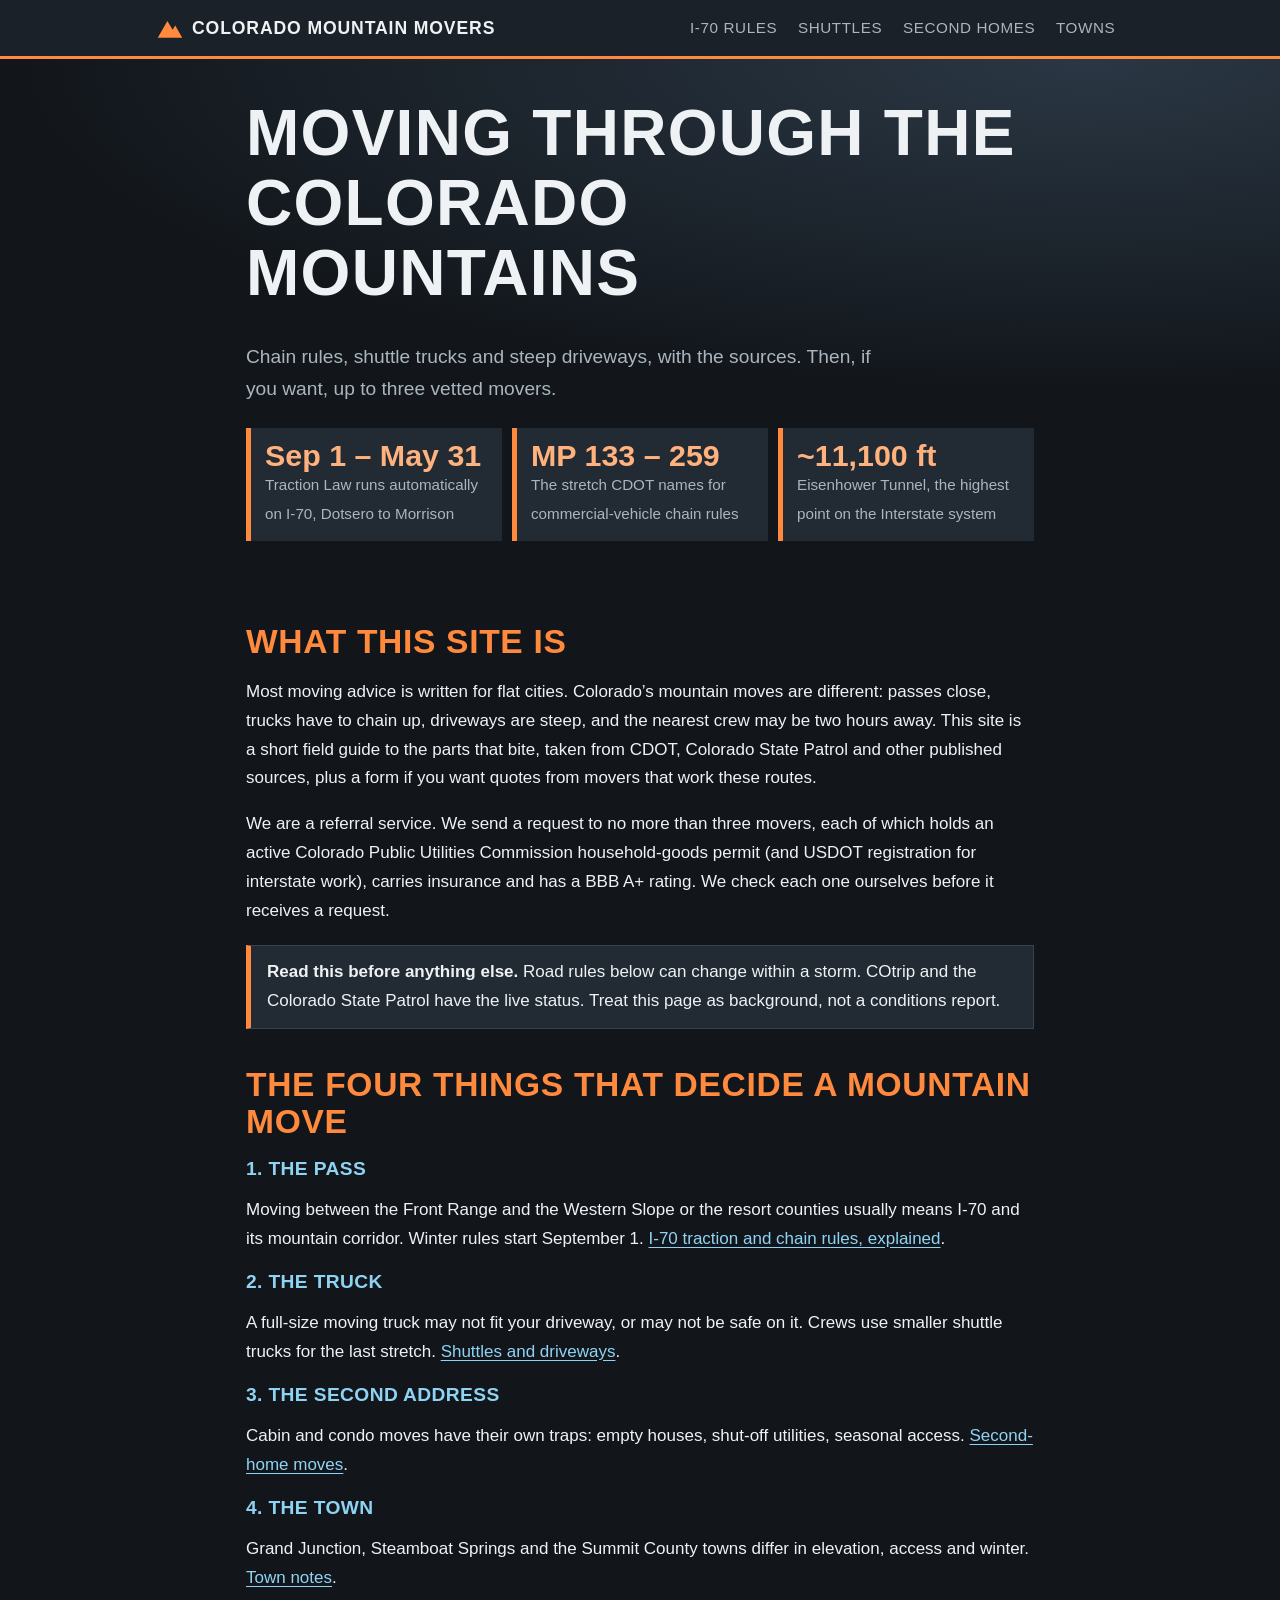
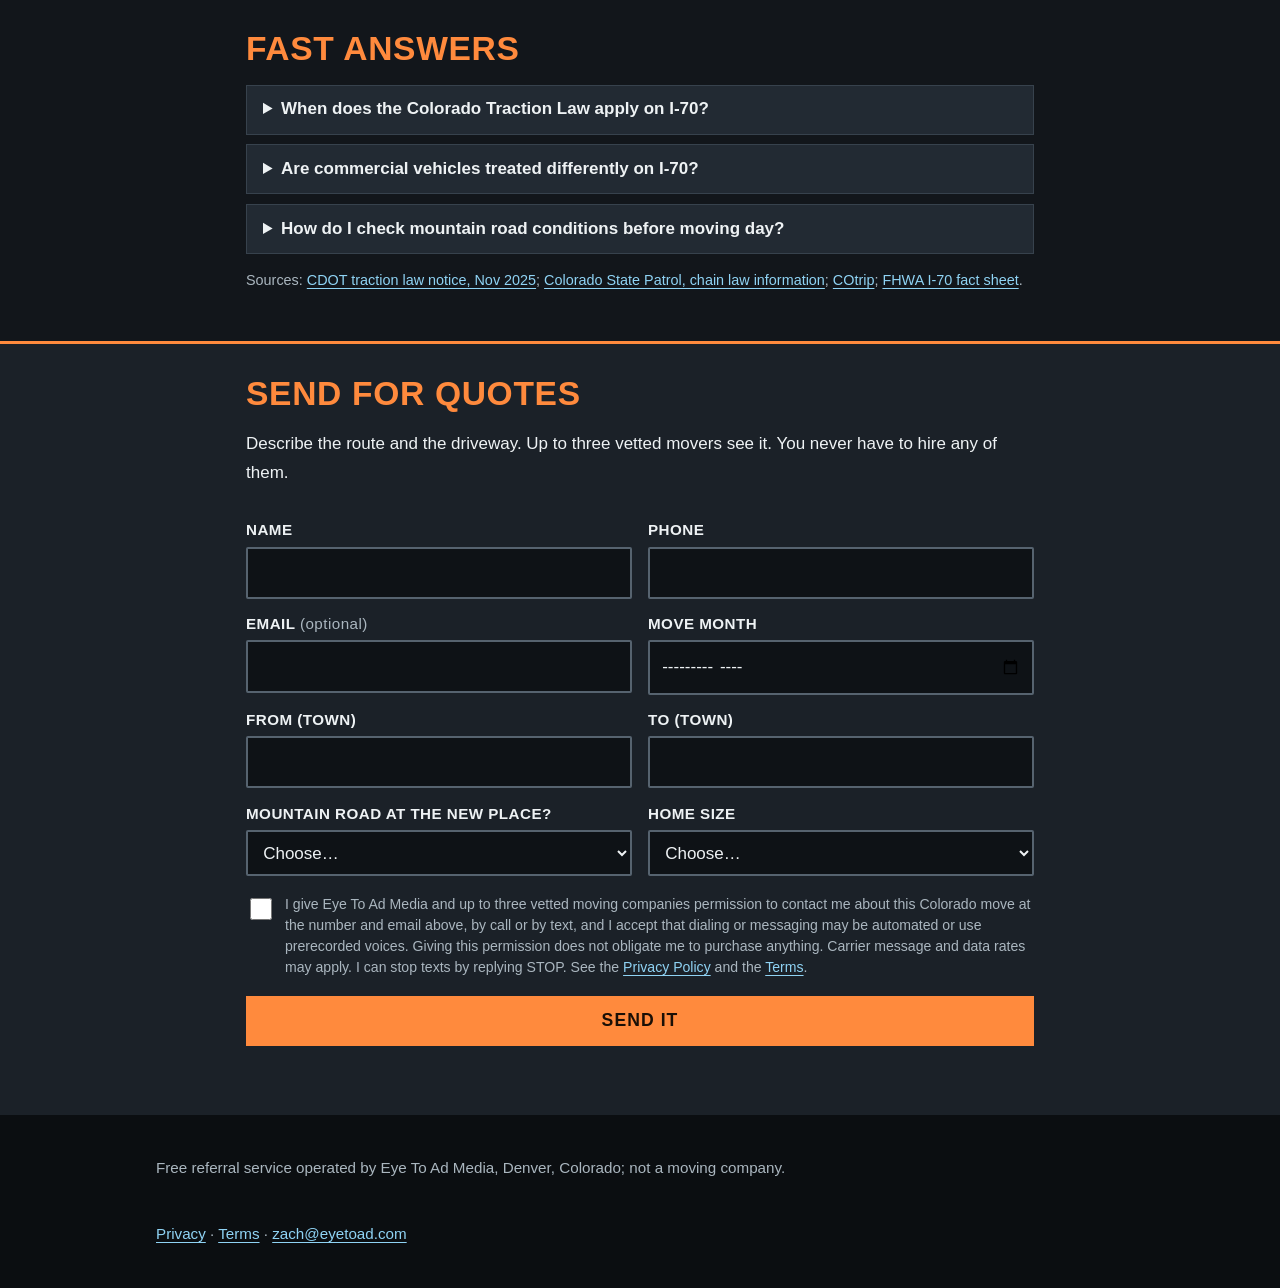
<file: index.html>
<!doctype html>
<html lang="en">
<head>
<meta charset="utf-8">
<meta name="viewport" content="width=device-width,initial-scale=1">
<meta http-equiv="Content-Security-Policy" content="default-src 'self'; script-src 'self'; style-src 'self'; img-src 'self' data:; connect-src https://clients.eyetoad.com; form-action https://clients.eyetoad.com; base-uri 'self'; object-src 'none'; upgrade-insecure-requests">
<meta name="referrer" content="strict-origin-when-cross-origin">
<title>Mountain Moves in Colorado: I-70 Chain Law, Shuttle Trucks, Second Homes</title>
<meta name="description" content="Moving into or across the Colorado mountains? CDOT traction and chain rules for I-70, shuttle trucks for steep driveways, second-home moves and quotes from vetted movers.">
<link rel="canonical" href="https://bestcoloradomovers.com/">
<link rel="icon" href="/assets/icon.svg" type="image/svg+xml">
<link rel="stylesheet" href="/assets/site.css">
<meta property="og:type" content="website">
<meta property="og:title" content="Mountain Moves in Colorado: I-70 Chain Law, Shuttle Trucks, Second Homes">
<meta property="og:description" content="Moving into or across the Colorado mountains? CDOT traction and chain rules for I-70, shuttle trucks for steep driveways, second-home moves and quotes from vetted movers.">
<meta property="og:url" content="https://bestcoloradomovers.com/">
<script type="application/ld+json">{"@context": "https://schema.org", "@graph": [{"@type": "WebSite", "@id": "https://bestcoloradomovers.com/#site", "url": "https://bestcoloradomovers.com/", "name": "Colorado Mountain Movers Field Notes", "publisher": {"@id": "https://bestcoloradomovers.com/#org"}}, {"@type": "Organization", "@id": "https://bestcoloradomovers.com/#org", "name": "Eye To Ad Media", "url": "https://bestcoloradomovers.com/", "areaServed": "Colorado"}, {"@type": "FAQPage", "mainEntity": [{"@type": "Question", "name": "When does the Colorado Traction Law apply on I-70?", "acceptedAnswer": {"@type": "Answer", "text": "CDOT says it is in effect every year from September 1 through May 31 on I-70 between Dotsero and Morrison, and CDOT can also activate it on other highways when conditions require."}}, {"@type": "Question", "name": "Are commercial vehicles treated differently on I-70?", "acceptedAnswer": {"@type": "Answer", "text": "Yes. CDOT says commercial vehicles must carry chains or an approved alternative traction device on I-70 between Dotsero (mile marker 133) and Morrison (mile marker 259) from September 1 through May 31."}}, {"@type": "Question", "name": "How do I check mountain road conditions before moving day?", "acceptedAnswer": {"@type": "Answer", "text": "CDOT publishes closures, chain-law status and cameras at cotrip.org. Check it the night before and again the morning of the move."}}]}, {"@type": "Service", "name": "Mountain move referral in Colorado", "serviceType": "Referral service", "provider": {"@id": "https://bestcoloradomovers.com/#org"}, "areaServed": {"@type": "State", "name": "Colorado"}, "description": "Free referral service that passes a Colorado mountain or long-haul in-state move request to up to three vetted movers. Not a moving company."}]}</script>
</head>
<body>
<a class="skip" href="#main">Skip to content</a>
<header class="top"><div class="wrap">
<a class="logo" href="/"><svg width="28" height="28" viewBox="0 0 32 32" aria-hidden="true"><path d="M2 27L13 8l6 10 3-5 8 14z" fill="#ff8a3d"/></svg>Colorado Mountain Movers</a>
<nav aria-label="Main"><a href="/i-70-chain-law/">I-70 rules</a><a href="/shuttle-trucks-and-mountain-driveways/">Shuttles</a><a href="/second-home-moves/">Second homes</a><a href="/mountain-town-moves/">Towns</a></nav>
</div></header>
<div class="hero"><div class="wrap"><h1>Moving through the Colorado mountains</h1><p class="lede">Chain rules, shuttle trucks and steep driveways, with the sources. Then, if you want, up to three vetted movers.</p><div class="stat">
<div><b>Sep 1 &ndash; May 31</b><span>Traction Law runs automatically on I-70, Dotsero to Morrison</span></div>
<div><b>MP 133 &ndash; 259</b><span>The stretch CDOT names for commercial-vehicle chain rules</span></div>
<div><b>~11,100 ft</b><span>Eisenhower Tunnel, the highest point on the Interstate system</span></div>
</div></div></div>
<main id="main" class="wrap">
<h2>What this site is</h2>
<p>Most moving advice is written for flat cities. Colorado&rsquo;s mountain moves are different: passes close, trucks have to chain up, driveways are steep, and the nearest crew may be two hours away. This site is a short field guide to the parts that bite, taken from CDOT, Colorado State Patrol and other published sources, plus a form if you want quotes from movers that work these routes.</p>
<p>We are a referral service. We send a request to no more than three movers, each of which holds an active Colorado Public Utilities Commission household-goods permit (and USDOT registration for interstate work), carries insurance and has a BBB A+ rating. We check each one ourselves before it receives a request.</p>
<div class="note warn"><strong>Read this before anything else.</strong> Road rules below can change within a storm. COtrip and the Colorado State Patrol have the live status. Treat this page as background, not a conditions report.</div>
<h2>The four things that decide a mountain move</h2>
<h3>1. The pass</h3>
<p>Moving between the Front Range and the Western Slope or the resort counties usually means I-70 and its mountain corridor. Winter rules start September 1. <a href="/i-70-chain-law/">I-70 traction and chain rules, explained</a>.</p>
<h3>2. The truck</h3>
<p>A full-size moving truck may not fit your driveway, or may not be safe on it. Crews use smaller shuttle trucks for the last stretch. <a href="/shuttle-trucks-and-mountain-driveways/">Shuttles and driveways</a>.</p>
<h3>3. The second address</h3>
<p>Cabin and condo moves have their own traps: empty houses, shut-off utilities, seasonal access. <a href="/second-home-moves/">Second-home moves</a>.</p>
<h3>4. The town</h3>
<p>Grand Junction, Steamboat Springs and the Summit County towns differ in elevation, access and winter. <a href="/mountain-town-moves/">Town notes</a>.</p>
<h2>Fast answers</h2>
<details><summary>When does the Colorado Traction Law apply on I-70?</summary><p>CDOT says it is in effect every year from September 1 through May 31 on I-70 between Dotsero and Morrison, and CDOT can also activate it on other highways when conditions require.</p></details><details><summary>Are commercial vehicles treated differently on I-70?</summary><p>Yes. CDOT says commercial vehicles must carry chains or an approved alternative traction device on I-70 between Dotsero (mile marker 133) and Morrison (mile marker 259) from September 1 through May 31.</p></details><details><summary>How do I check mountain road conditions before moving day?</summary><p>CDOT publishes closures, chain-law status and cameras at cotrip.org. Check it the night before and again the morning of the move.</p></details>
<p class="src">Sources: <a href="https://www.codot.gov/news/2025/november/new-traction-law-requirements" rel="nofollow noopener">CDOT traction law notice, Nov 2025</a>; <a href="https://csp.colorado.gov/chain-law-information" rel="nofollow noopener">Colorado State Patrol, chain law information</a>; <a href="https://www.cotrip.org/" rel="nofollow noopener">COtrip</a>; <a href="https://www.fhwa.dot.gov/candc/factsheets/interstate70.pdf" rel="nofollow noopener">FHWA I-70 fact sheet</a>.</p>
</main>
<section class="req" aria-labelledby="reqh"><div class="wrap">
<form id="quote" action="https://clients.eyetoad.com/lead/send.php" method="post" data-who="up to three Colorado moving companies we have vetted for mountain work" novalidate>
<h2 id="reqh">Send for quotes</h2>
<p>Describe the route and the driveway. Up to three vetted movers see it. You never have to hire any of them.</p>
<div class="hp" aria-hidden="true"><label for="hp1">Leave this empty</label><input id="hp1" type="text" name="_honey" tabindex="-1" autocomplete="off"></div>
<input type="hidden" name="_t" value="">
<input type="hidden" name="service" value="Colorado mountain or long-haul in-state move">
<div class="grid">
<div><label for="f-name">Name</label><input id="f-name" name="name" type="text" autocomplete="name" required maxlength="80"></div>
<div><label for="f-phone">Phone</label><input id="f-phone" name="phone" type="tel" inputmode="tel" autocomplete="tel" required maxlength="20"></div>
<div><label for="f-email">Email <span class="opt">(optional)</span></label><input id="f-email" name="email" type="email" autocomplete="email" maxlength="120"></div>
<div><label for="f-date">Move month</label><input id="f-date" name="move_month" type="month"></div>
<div><label for="f-from">From (town)</label><input id="f-from" name="origin" type="text" maxlength="80"></div>
<div><label for="f-to">To (town)</label><input id="f-to" name="destination" type="text" maxlength="80"></div>
<div><label for="f-drive">Mountain road at the new place?</label><select id="f-drive" name="access"><option value="">Choose&hellip;</option><option>Paved, normal grade</option><option>Steep or narrow</option><option>Gravel or dirt</option><option>Not sure</option></select></div>
<div><label for="f-size">Home size</label><select id="f-size" name="home_size"><option value="">Choose&hellip;</option><option>Studio or 1 bedroom</option><option>2 bedrooms</option><option>3 bedrooms</option><option>4+ bedrooms</option><option>Partial load</option></select></div>
</div>
<div class="consent"><input id="f-consent" type="checkbox" name="consent" value="yes" required>
<label for="f-consent" id="consent-text" class="ctext">I give Eye To Ad Media and up to three vetted moving companies permission to contact me about this Colorado move at the number and email above, by call or by text, and I accept that dialing or messaging may be automated or use prerecorded voices. Giving this permission does not obligate me to purchase anything. Carrier message and data rates may apply. I can stop texts by replying STOP. See the <a href="/privacy/">Privacy Policy</a> and the <a href="/terms/">Terms</a>.</label></div>
<button class="cta" type="submit" data-label="Send it">Send it</button>
<p id="form-msg" class="form-msg" role="status" aria-live="polite" tabindex="-1"></p>
</form>
<div id="form-done" hidden tabindex="-1"><h2>Sent</h2><p>Got it. A person reads your request, then up to three vetted movers may call. Ignore any you do not like.</p></div>
</div></section>
<footer><div class="wrap">
<p>Free referral service operated by Eye To Ad Media, Denver, Colorado; not a moving company.</p>
<p><a href="/privacy/">Privacy</a> &middot; <a href="/terms/">Terms</a> &middot; <a href="mailto:zach@eyetoad.com">zach@eyetoad.com</a></p>
</div></footer>
</body></html>
</file>
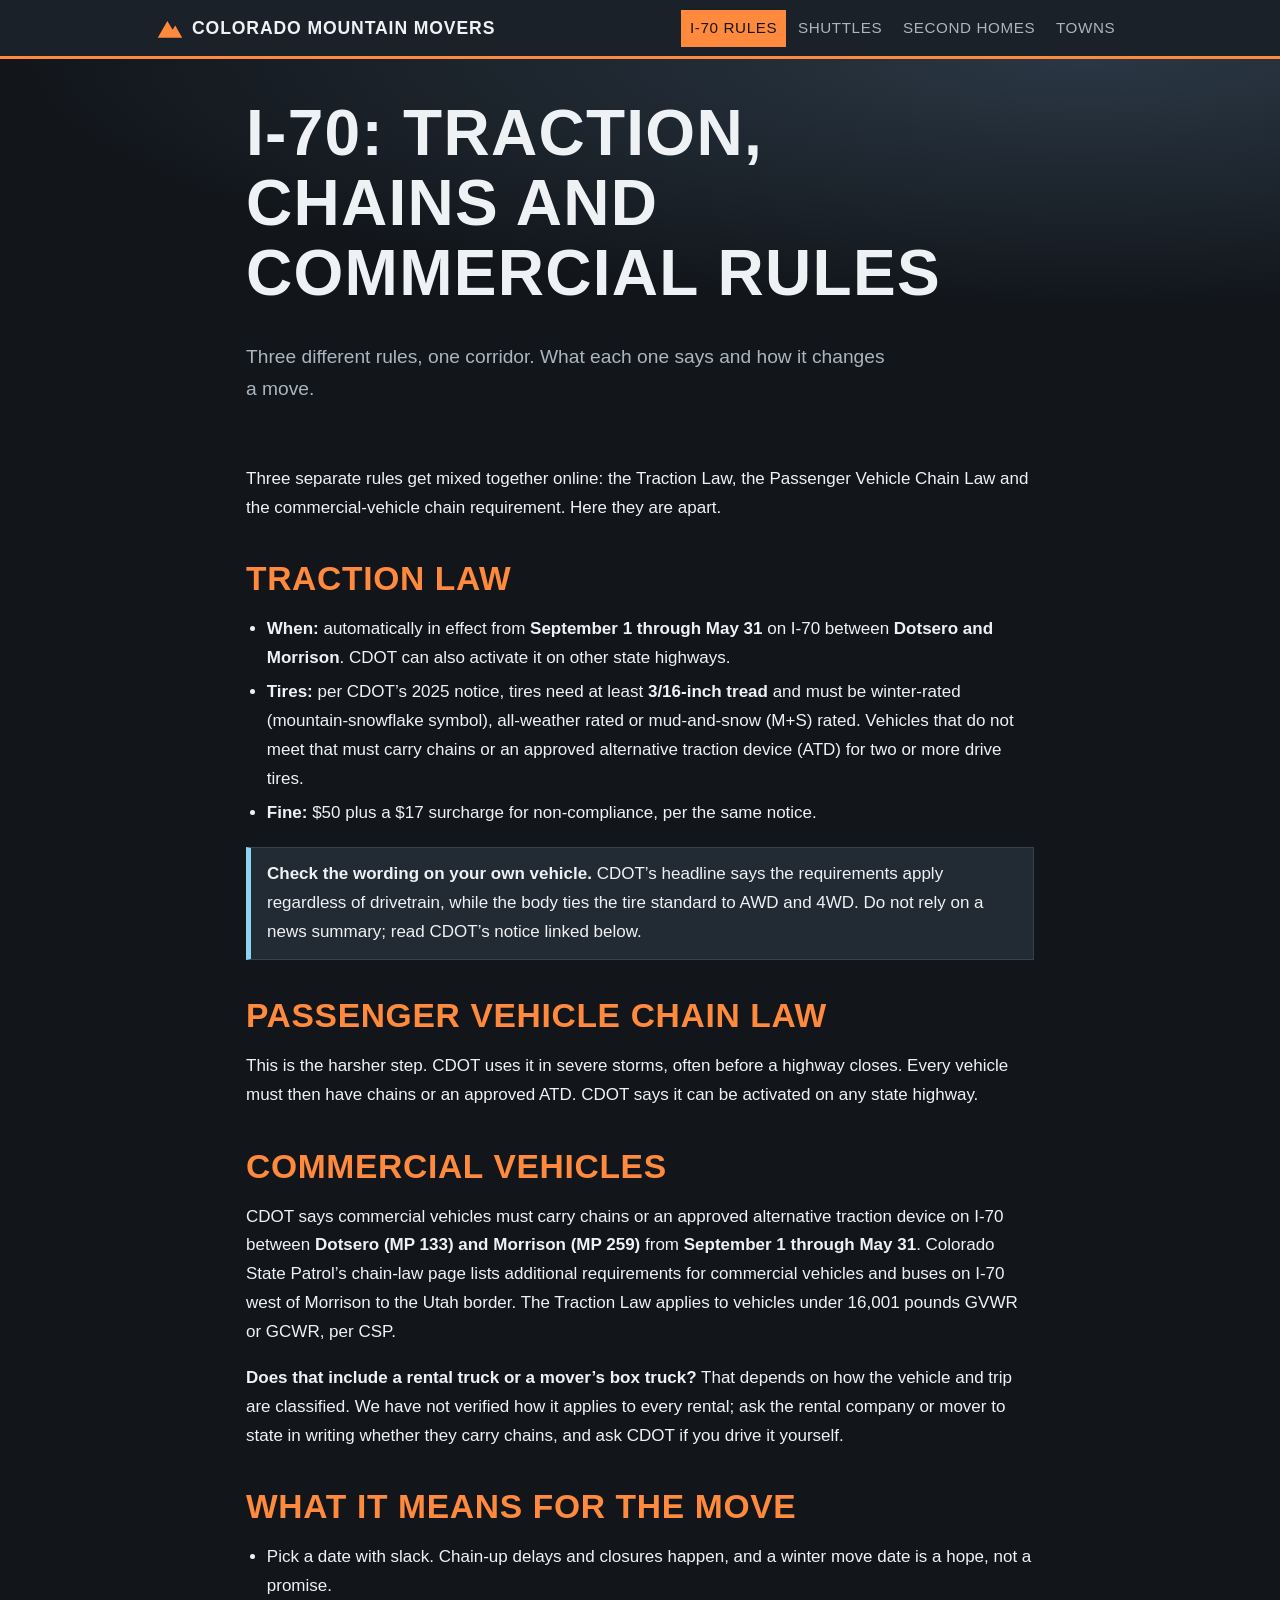
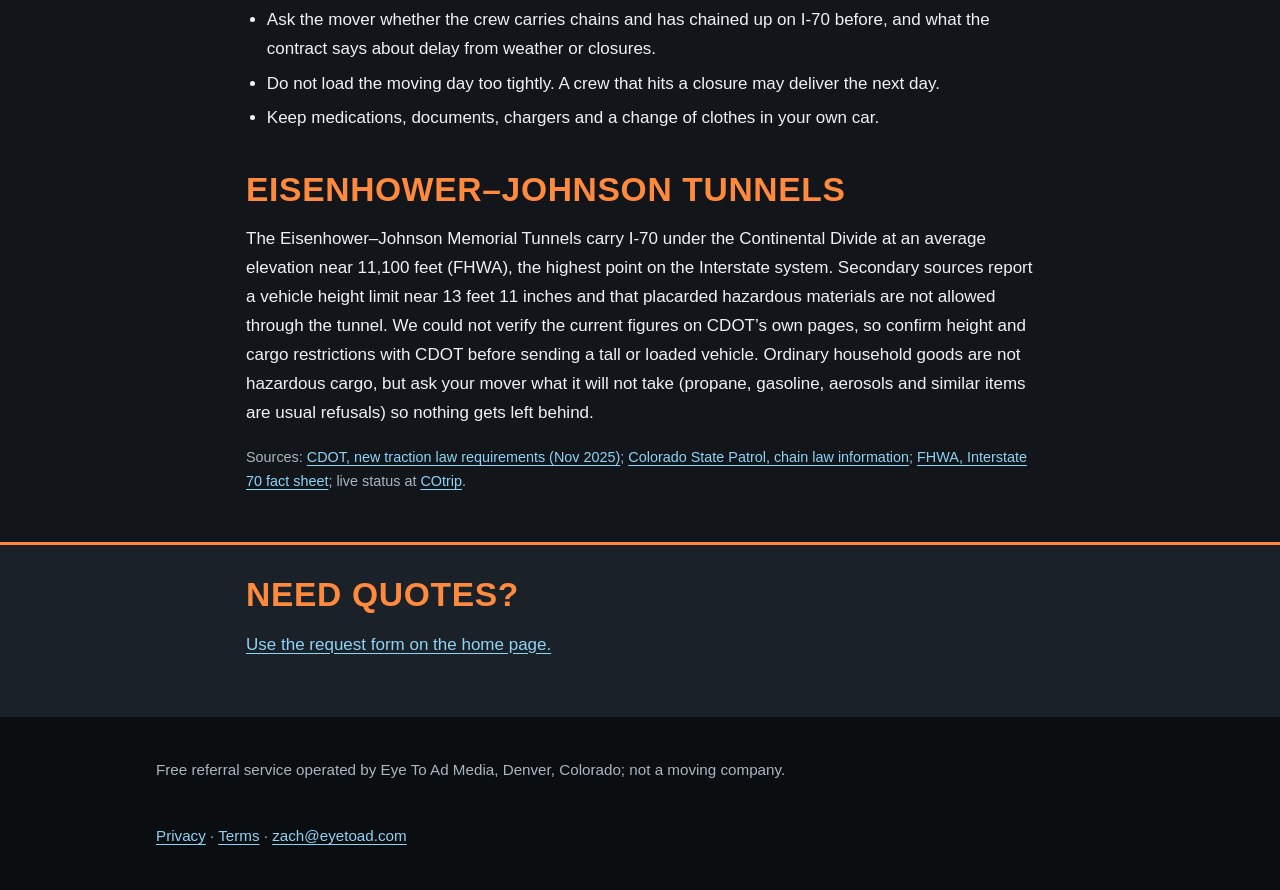
<file: i-70-chain-law/index.html>
<!doctype html>
<html lang="en">
<head>
<meta charset="utf-8">
<meta name="viewport" content="width=device-width,initial-scale=1">
<meta http-equiv="Content-Security-Policy" content="default-src 'self'; script-src 'self'; style-src 'self'; img-src 'self' data:; form-action 'none'; base-uri 'self'; object-src 'none'; upgrade-insecure-requests">
<meta name="referrer" content="strict-origin-when-cross-origin">
<title>I-70 Chain Law &amp; Traction Law for Moving in Colorado | CDOT Rules</title>
<meta name="description" content="CDOT traction law, passenger chain law and commercial chain requirements on I-70 between Dotsero and Morrison, explained for anyone moving through the Colorado mountains.">
<link rel="canonical" href="https://bestcoloradomovers.com/i-70-chain-law/">
<link rel="icon" href="/assets/icon.svg" type="image/svg+xml">
<link rel="stylesheet" href="/assets/site.css">
<meta property="og:type" content="website">
<meta property="og:title" content="I-70 Chain Law &amp; Traction Law for Moving in Colorado | CDOT Rules">
<meta property="og:description" content="CDOT traction law, passenger chain law and commercial chain requirements on I-70 between Dotsero and Morrison, explained for anyone moving through the Colorado mountains.">
<meta property="og:url" content="https://bestcoloradomovers.com/i-70-chain-law/">
<script type="application/ld+json">{"@context": "https://schema.org", "@graph": [{"@type": "WebSite", "@id": "https://bestcoloradomovers.com/#site", "url": "https://bestcoloradomovers.com/", "name": "Colorado Mountain Movers Field Notes", "publisher": {"@id": "https://bestcoloradomovers.com/#org"}}, {"@type": "Organization", "@id": "https://bestcoloradomovers.com/#org", "name": "Eye To Ad Media", "url": "https://bestcoloradomovers.com/", "areaServed": "Colorado"}, {"@type": "Article", "headline": "I-70 traction and chain rules for movers", "description": "CDOT Traction Law, passenger chain law and commercial vehicle chain requirements.", "mainEntityOfPage": "https://bestcoloradomovers.com/i-70-chain-law/", "author": {"@id": "https://bestcoloradomovers.com/#org"}, "publisher": {"@id": "https://bestcoloradomovers.com/#org"}, "dateModified": "2026-11-11"}, {"@type": "FAQPage", "mainEntity": [{"@type": "Question", "name": "What tires does the Colorado Traction Law require?", "acceptedAnswer": {"@type": "Answer", "text": "Per CDOT's 2025 notice, tires need at least 3/16-inch tread and must be winter-rated, all-weather rated or mud-and-snow rated; otherwise carry chains or an approved alternative traction device."}}]}]}</script>
</head>
<body>
<a class="skip" href="#main">Skip to content</a>
<header class="top"><div class="wrap">
<a class="logo" href="/"><svg width="28" height="28" viewBox="0 0 32 32" aria-hidden="true"><path d="M2 27L13 8l6 10 3-5 8 14z" fill="#ff8a3d"/></svg>Colorado Mountain Movers</a>
<nav aria-label="Main"><a href="/i-70-chain-law/" aria-current="page">I-70 rules</a><a href="/shuttle-trucks-and-mountain-driveways/">Shuttles</a><a href="/second-home-moves/">Second homes</a><a href="/mountain-town-moves/">Towns</a></nav>
</div></header>
<div class="hero"><div class="wrap"><h1>I-70: traction, chains and commercial rules</h1><p class="lede">Three different rules, one corridor. What each one says and how it changes a move.</p></div></div>
<main id="main" class="wrap">
<p>Three separate rules get mixed together online: the Traction Law, the Passenger Vehicle Chain Law and the commercial-vehicle chain requirement. Here they are apart.</p>
<h2>Traction Law</h2>
<ul>
<li><strong>When:</strong> automatically in effect from <strong>September 1 through May 31</strong> on I-70 between <strong>Dotsero and Morrison</strong>. CDOT can also activate it on other state highways.</li>
<li><strong>Tires:</strong> per CDOT&rsquo;s 2025 notice, tires need at least <strong>3/16-inch tread</strong> and must be winter-rated (mountain-snowflake symbol), all-weather rated or mud-and-snow (M+S) rated. Vehicles that do not meet that must carry chains or an approved alternative traction device (ATD) for two or more drive tires.</li>
<li><strong>Fine:</strong> $50 plus a $17 surcharge for non-compliance, per the same notice.</li>
</ul>
<div class="note"><strong>Check the wording on your own vehicle.</strong> CDOT&rsquo;s headline says the requirements apply regardless of drivetrain, while the body ties the tire standard to AWD and 4WD. Do not rely on a news summary; read CDOT&rsquo;s notice linked below.</div>
<h2>Passenger Vehicle Chain Law</h2>
<p>This is the harsher step. CDOT uses it in severe storms, often before a highway closes. Every vehicle must then have chains or an approved ATD. CDOT says it can be activated on any state highway.</p>
<h2>Commercial vehicles</h2>
<p>CDOT says commercial vehicles must carry chains or an approved alternative traction device on I-70 between <strong>Dotsero (MP 133) and Morrison (MP 259)</strong> from <strong>September 1 through May 31</strong>. Colorado State Patrol&rsquo;s chain-law page lists additional requirements for commercial vehicles and buses on I-70 west of Morrison to the Utah border. The Traction Law applies to vehicles under 16,001 pounds GVWR or GCWR, per CSP.</p>
<p><strong>Does that include a rental truck or a mover&rsquo;s box truck?</strong> That depends on how the vehicle and trip are classified. We have not verified how it applies to every rental; ask the rental company or mover to state in writing whether they carry chains, and ask CDOT if you drive it yourself.</p>
<h2>What it means for the move</h2>
<ul>
<li>Pick a date with slack. Chain-up delays and closures happen, and a winter move date is a hope, not a promise.</li>
<li>Ask the mover whether the crew carries chains and has chained up on I-70 before, and what the contract says about delay from weather or closures.</li>
<li>Do not load the moving day too tightly. A crew that hits a closure may deliver the next day.</li>
<li>Keep medications, documents, chargers and a change of clothes in your own car.</li>
</ul>
<h2>Eisenhower&ndash;Johnson Tunnels</h2>
<p>The Eisenhower&ndash;Johnson Memorial Tunnels carry I-70 under the Continental Divide at an average elevation near 11,100 feet (FHWA), the highest point on the Interstate system. Secondary sources report a vehicle height limit near 13 feet 11 inches and that placarded hazardous materials are not allowed through the tunnel. We could not verify the current figures on CDOT&rsquo;s own pages, so confirm height and cargo restrictions with CDOT before sending a tall or loaded vehicle. Ordinary household goods are not hazardous cargo, but ask your mover what it will not take (propane, gasoline, aerosols and similar items are usual refusals) so nothing gets left behind.</p>
<p class="src">Sources: <a href="https://www.codot.gov/news/2025/november/new-traction-law-requirements" rel="nofollow noopener">CDOT, new traction law requirements (Nov 2025)</a>; <a href="https://csp.colorado.gov/chain-law-information" rel="nofollow noopener">Colorado State Patrol, chain law information</a>; <a href="https://www.fhwa.dot.gov/candc/factsheets/interstate70.pdf" rel="nofollow noopener">FHWA, Interstate 70 fact sheet</a>; live status at <a href="https://www.cotrip.org/" rel="nofollow noopener">COtrip</a>.</p>
</main>
<section class="req"><div class="wrap"><h2>Need quotes?</h2><p><a href="/#quote">Use the request form on the home page.</a></p></div></section><footer><div class="wrap">
<p>Free referral service operated by Eye To Ad Media, Denver, Colorado; not a moving company.</p>
<p><a href="/privacy/">Privacy</a> &middot; <a href="/terms/">Terms</a> &middot; <a href="mailto:zach@eyetoad.com">zach@eyetoad.com</a></p>
</div></footer>
</body></html>
</file>
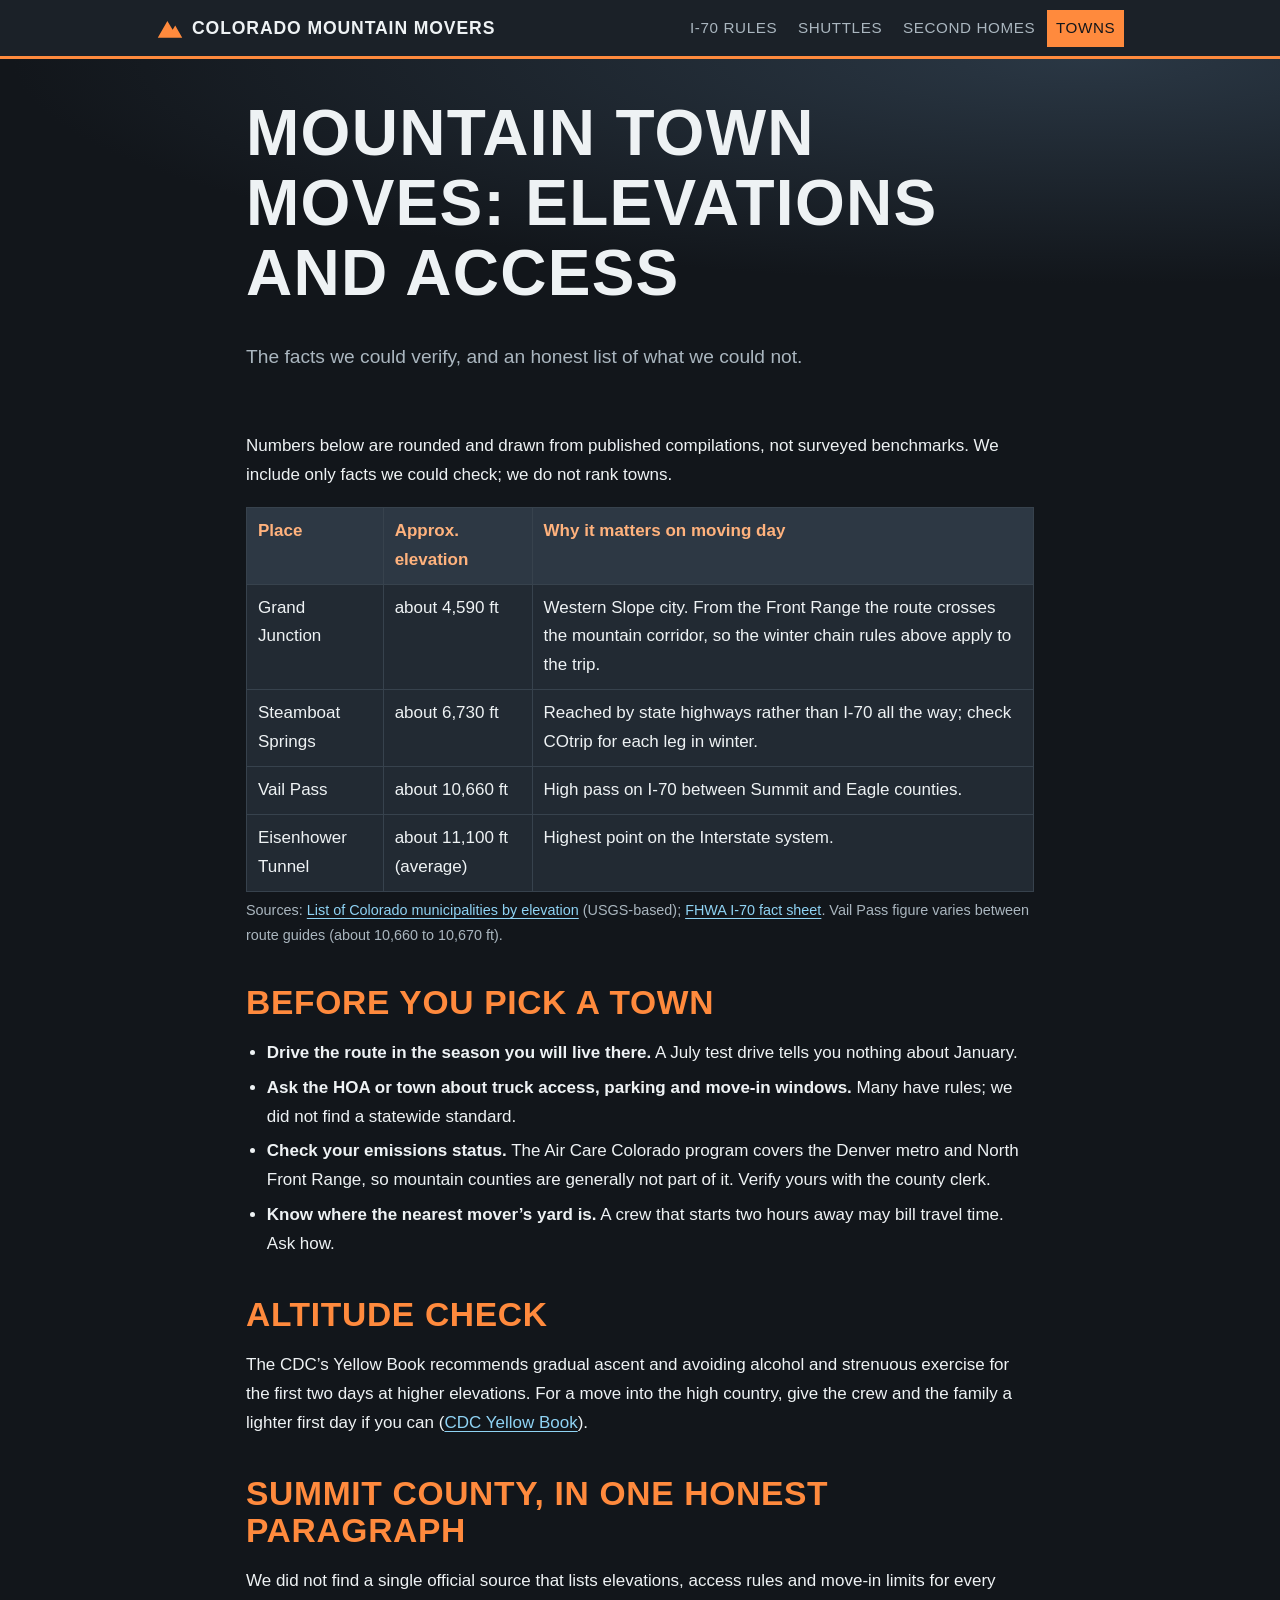
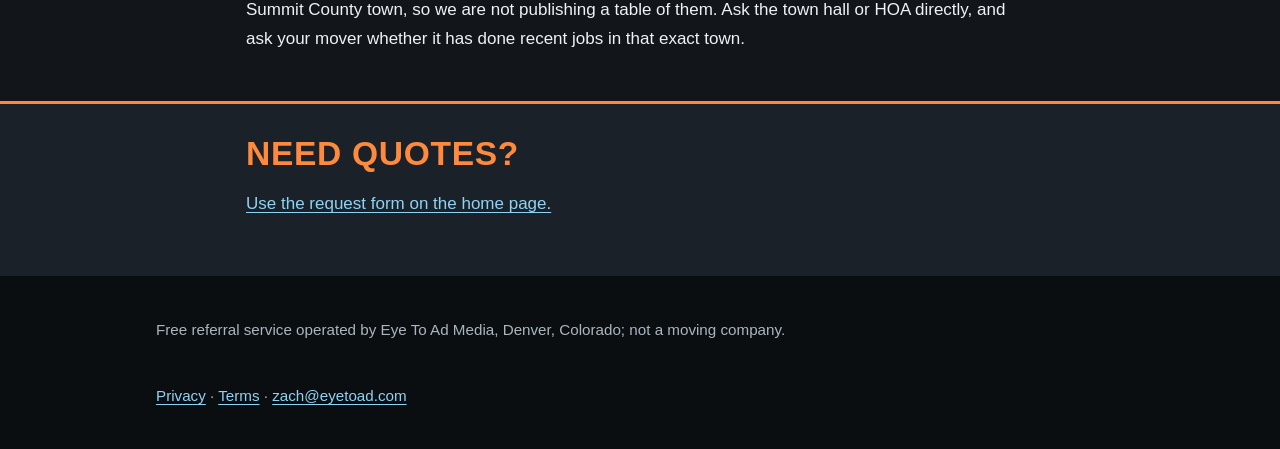
<file: mountain-town-moves/index.html>
<!doctype html>
<html lang="en">
<head>
<meta charset="utf-8">
<meta name="viewport" content="width=device-width,initial-scale=1">
<meta http-equiv="Content-Security-Policy" content="default-src 'self'; script-src 'self'; style-src 'self'; img-src 'self' data:; form-action 'none'; base-uri 'self'; object-src 'none'; upgrade-insecure-requests">
<meta name="referrer" content="strict-origin-when-cross-origin">
<title>Moving to Grand Junction, Steamboat or the High Country: What to Check</title>
<meta name="description" content="Elevation and access notes for mountain-area moves in Colorado, with the sources, plus what to ask a town, HOA and mover before moving day.">
<link rel="canonical" href="https://bestcoloradomovers.com/mountain-town-moves/">
<link rel="icon" href="/assets/icon.svg" type="image/svg+xml">
<link rel="stylesheet" href="/assets/site.css">
<meta property="og:type" content="website">
<meta property="og:title" content="Moving to Grand Junction, Steamboat or the High Country: What to Check">
<meta property="og:description" content="Elevation and access notes for mountain-area moves in Colorado, with the sources, plus what to ask a town, HOA and mover before moving day.">
<meta property="og:url" content="https://bestcoloradomovers.com/mountain-town-moves/">
<script type="application/ld+json">{"@context": "https://schema.org", "@graph": [{"@type": "WebSite", "@id": "https://bestcoloradomovers.com/#site", "url": "https://bestcoloradomovers.com/", "name": "Colorado Mountain Movers Field Notes", "publisher": {"@id": "https://bestcoloradomovers.com/#org"}}, {"@type": "Organization", "@id": "https://bestcoloradomovers.com/#org", "name": "Eye To Ad Media", "url": "https://bestcoloradomovers.com/", "areaServed": "Colorado"}, {"@type": "Article", "headline": "Mountain town moves in Colorado", "description": "Elevations and access checks for Grand Junction, Steamboat Springs and the I-70 mountain corridor.", "mainEntityOfPage": "https://bestcoloradomovers.com/mountain-town-moves/", "author": {"@id": "https://bestcoloradomovers.com/#org"}, "publisher": {"@id": "https://bestcoloradomovers.com/#org"}, "dateModified": "2026-11-11"}]}</script>
</head>
<body>
<a class="skip" href="#main">Skip to content</a>
<header class="top"><div class="wrap">
<a class="logo" href="/"><svg width="28" height="28" viewBox="0 0 32 32" aria-hidden="true"><path d="M2 27L13 8l6 10 3-5 8 14z" fill="#ff8a3d"/></svg>Colorado Mountain Movers</a>
<nav aria-label="Main"><a href="/i-70-chain-law/">I-70 rules</a><a href="/shuttle-trucks-and-mountain-driveways/">Shuttles</a><a href="/second-home-moves/">Second homes</a><a href="/mountain-town-moves/" aria-current="page">Towns</a></nav>
</div></header>
<div class="hero"><div class="wrap"><h1>Mountain town moves: elevations and access</h1><p class="lede">The facts we could verify, and an honest list of what we could not.</p></div></div>
<main id="main" class="wrap">
<p>Numbers below are rounded and drawn from published compilations, not surveyed benchmarks. We include only facts we could check; we do not rank towns.</p>
<div class="tw"><table>
<caption>Sources: <a href="https://en.wikipedia.org/wiki/List_of_Colorado_municipalities_by_elevation" rel="nofollow noopener">List of Colorado municipalities by elevation</a> (USGS-based); <a href="https://www.fhwa.dot.gov/candc/factsheets/interstate70.pdf" rel="nofollow noopener">FHWA I-70 fact sheet</a>. Vail Pass figure varies between route guides (about 10,660 to 10,670 ft).</caption>
<thead><tr><th scope="col">Place</th><th scope="col">Approx. elevation</th><th scope="col">Why it matters on moving day</th></tr></thead><tbody>
<tr><td>Grand Junction</td><td>about 4,590 ft</td><td>Western Slope city. From the Front Range the route crosses the mountain corridor, so the winter chain rules above apply to the trip.</td></tr>
<tr><td>Steamboat Springs</td><td>about 6,730 ft</td><td>Reached by state highways rather than I-70 all the way; check COtrip for each leg in winter.</td></tr>
<tr><td>Vail Pass</td><td>about 10,660 ft</td><td>High pass on I-70 between Summit and Eagle counties.</td></tr>
<tr><td>Eisenhower Tunnel</td><td>about 11,100 ft (average)</td><td>Highest point on the Interstate system.</td></tr>
</tbody></table></div>
<h2>Before you pick a town</h2>
<ul>
<li><strong>Drive the route in the season you will live there.</strong> A July test drive tells you nothing about January.</li>
<li><strong>Ask the HOA or town about truck access, parking and move-in windows.</strong> Many have rules; we did not find a statewide standard.</li>
<li><strong>Check your emissions status.</strong> The Air Care Colorado program covers the Denver metro and North Front Range, so mountain counties are generally not part of it. Verify yours with the county clerk.</li>
<li><strong>Know where the nearest mover&rsquo;s yard is.</strong> A crew that starts two hours away may bill travel time. Ask how.</li>
</ul>
<h2>Altitude check</h2>
<p>The CDC&rsquo;s Yellow Book recommends gradual ascent and avoiding alcohol and strenuous exercise for the first two days at higher elevations. For a move into the high country, give the crew and the family a lighter first day if you can (<a href="https://www.cdc.gov/yellow-book/hcp/environmental-hazards-risks/high-altitude-travel-and-altitude-illness.html" rel="nofollow noopener">CDC Yellow Book</a>).</p>
<h2>Summit County, in one honest paragraph</h2>
<p>We did not find a single official source that lists elevations, access rules and move-in limits for every Summit County town, so we are not publishing a table of them. Ask the town hall or HOA directly, and ask your mover whether it has done recent jobs in that exact town.</p>
</main>
<section class="req"><div class="wrap"><h2>Need quotes?</h2><p><a href="/#quote">Use the request form on the home page.</a></p></div></section><footer><div class="wrap">
<p>Free referral service operated by Eye To Ad Media, Denver, Colorado; not a moving company.</p>
<p><a href="/privacy/">Privacy</a> &middot; <a href="/terms/">Terms</a> &middot; <a href="mailto:zach@eyetoad.com">zach@eyetoad.com</a></p>
</div></footer>
</body></html>
</file>
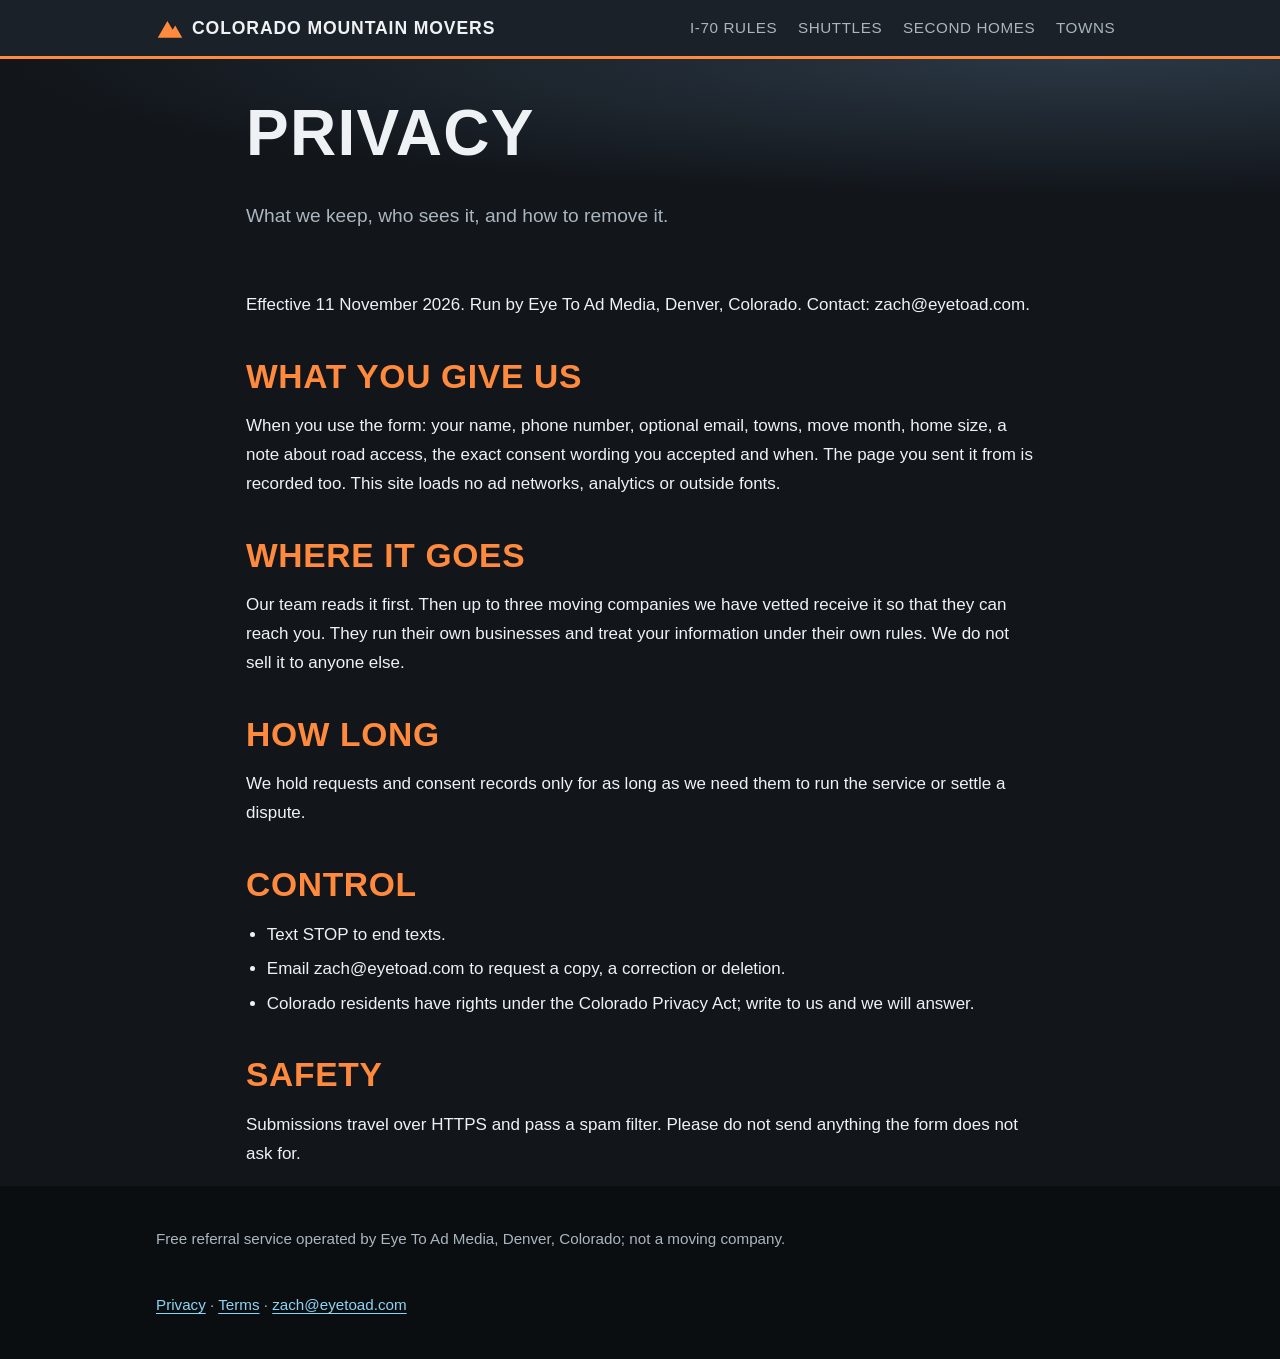
<file: privacy/index.html>
<!doctype html>
<html lang="en">
<head>
<meta charset="utf-8">
<meta name="viewport" content="width=device-width,initial-scale=1">
<meta http-equiv="Content-Security-Policy" content="default-src 'self'; script-src 'self'; style-src 'self'; img-src 'self' data:; form-action 'none'; base-uri 'self'; object-src 'none'; upgrade-insecure-requests">
<meta name="referrer" content="strict-origin-when-cross-origin">
<title>Privacy Policy | Colorado Mountain Movers</title>
<meta name="description" content="How Colorado Mountain Movers handles quote-request data.">
<meta name="robots" content="noindex,follow">
<link rel="canonical" href="https://bestcoloradomovers.com/privacy/">
<link rel="icon" href="/assets/icon.svg" type="image/svg+xml">
<link rel="stylesheet" href="/assets/site.css">
<meta property="og:type" content="website">
<meta property="og:title" content="Privacy Policy | Colorado Mountain Movers">
<meta property="og:description" content="How Colorado Mountain Movers handles quote-request data.">
<meta property="og:url" content="https://bestcoloradomovers.com/privacy/">

</head>
<body>
<a class="skip" href="#main">Skip to content</a>
<header class="top"><div class="wrap">
<a class="logo" href="/"><svg width="28" height="28" viewBox="0 0 32 32" aria-hidden="true"><path d="M2 27L13 8l6 10 3-5 8 14z" fill="#ff8a3d"/></svg>Colorado Mountain Movers</a>
<nav aria-label="Main"><a href="/i-70-chain-law/">I-70 rules</a><a href="/shuttle-trucks-and-mountain-driveways/">Shuttles</a><a href="/second-home-moves/">Second homes</a><a href="/mountain-town-moves/">Towns</a></nav>
</div></header>
<div class="hero"><div class="wrap"><h1>Privacy</h1><p class="lede">What we keep, who sees it, and how to remove it.</p></div></div>
<main id="main" class="wrap">
<p>Effective 11 November 2026. Run by Eye To Ad Media, Denver, Colorado. Contact: zach@eyetoad.com.</p>
<h2>What you give us</h2>
<p>When you use the form: your name, phone number, optional email, towns, move month, home size, a note about road access, the exact consent wording you accepted and when. The page you sent it from is recorded too. This site loads no ad networks, analytics or outside fonts.</p>
<h2>Where it goes</h2>
<p>Our team reads it first. Then up to three moving companies we have vetted receive it so that they can reach you. They run their own businesses and treat your information under their own rules. We do not sell it to anyone else.</p>
<h2>How long</h2>
<p>We hold requests and consent records only for as long as we need them to run the service or settle a dispute.</p>
<h2>Control</h2>
<ul><li>Text STOP to end texts.</li><li>Email zach@eyetoad.com to request a copy, a correction or deletion.</li><li>Colorado residents have rights under the Colorado Privacy Act; write to us and we will answer.</li></ul>
<h2>Safety</h2>
<p>Submissions travel over HTTPS and pass a spam filter. Please do not send anything the form does not ask for.</p>
</main>
<footer><div class="wrap">
<p>Free referral service operated by Eye To Ad Media, Denver, Colorado; not a moving company.</p>
<p><a href="/privacy/">Privacy</a> &middot; <a href="/terms/">Terms</a> &middot; <a href="mailto:zach@eyetoad.com">zach@eyetoad.com</a></p>
</div></footer>
</body></html>
</file>
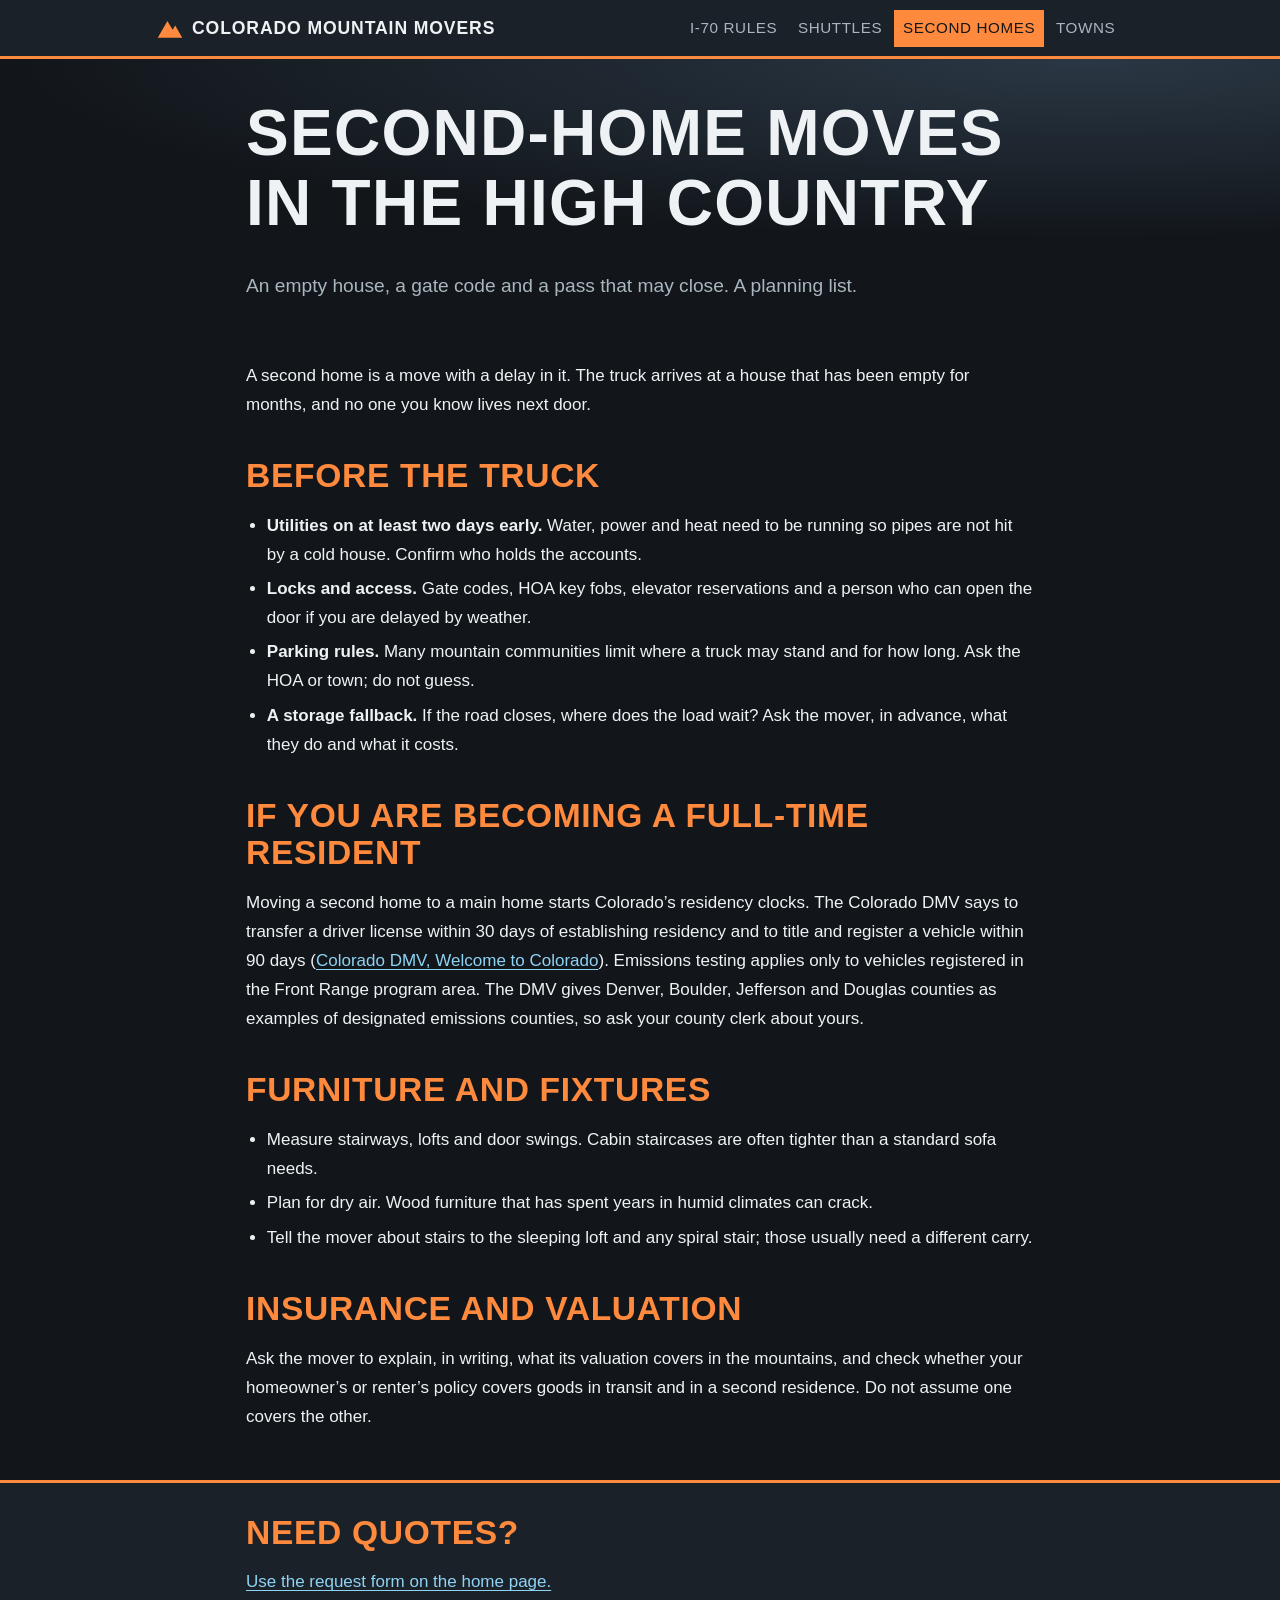
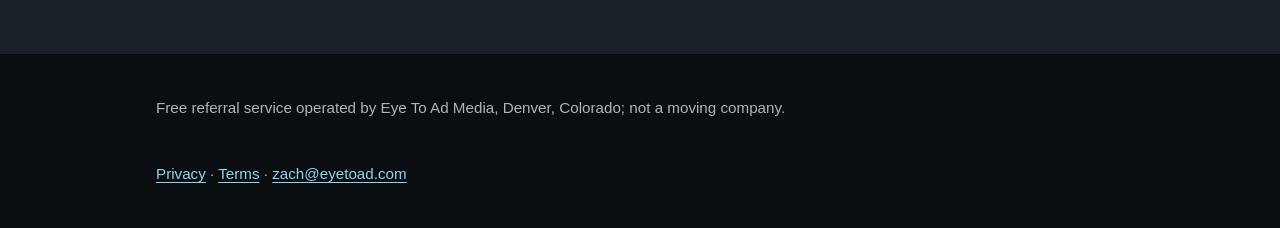
<file: second-home-moves/index.html>
<!doctype html>
<html lang="en">
<head>
<meta charset="utf-8">
<meta name="viewport" content="width=device-width,initial-scale=1">
<meta http-equiv="Content-Security-Policy" content="default-src 'self'; script-src 'self'; style-src 'self'; img-src 'self' data:; form-action 'none'; base-uri 'self'; object-src 'none'; upgrade-insecure-requests">
<meta name="referrer" content="strict-origin-when-cross-origin">
<title>Moving into a Colorado Mountain Second Home: Planning Checklist</title>
<meta name="description" content="Cabin and condo moves in Colorado: utilities, access, parking limits, storage fallback, residency deadlines and valuation questions to ask your mover.">
<link rel="canonical" href="https://bestcoloradomovers.com/second-home-moves/">
<link rel="icon" href="/assets/icon.svg" type="image/svg+xml">
<link rel="stylesheet" href="/assets/site.css">
<meta property="og:type" content="website">
<meta property="og:title" content="Moving into a Colorado Mountain Second Home: Planning Checklist">
<meta property="og:description" content="Cabin and condo moves in Colorado: utilities, access, parking limits, storage fallback, residency deadlines and valuation questions to ask your mover.">
<meta property="og:url" content="https://bestcoloradomovers.com/second-home-moves/">
<script type="application/ld+json">{"@context": "https://schema.org", "@graph": [{"@type": "WebSite", "@id": "https://bestcoloradomovers.com/#site", "url": "https://bestcoloradomovers.com/", "name": "Colorado Mountain Movers Field Notes", "publisher": {"@id": "https://bestcoloradomovers.com/#org"}}, {"@type": "Organization", "@id": "https://bestcoloradomovers.com/#org", "name": "Eye To Ad Media", "url": "https://bestcoloradomovers.com/", "areaServed": "Colorado"}, {"@type": "Article", "headline": "Second-home moves in Colorado's mountains", "description": "Planning checklist for cabin and condo moves.", "mainEntityOfPage": "https://bestcoloradomovers.com/second-home-moves/", "author": {"@id": "https://bestcoloradomovers.com/#org"}, "publisher": {"@id": "https://bestcoloradomovers.com/#org"}, "dateModified": "2026-11-11"}]}</script>
</head>
<body>
<a class="skip" href="#main">Skip to content</a>
<header class="top"><div class="wrap">
<a class="logo" href="/"><svg width="28" height="28" viewBox="0 0 32 32" aria-hidden="true"><path d="M2 27L13 8l6 10 3-5 8 14z" fill="#ff8a3d"/></svg>Colorado Mountain Movers</a>
<nav aria-label="Main"><a href="/i-70-chain-law/">I-70 rules</a><a href="/shuttle-trucks-and-mountain-driveways/">Shuttles</a><a href="/second-home-moves/" aria-current="page">Second homes</a><a href="/mountain-town-moves/">Towns</a></nav>
</div></header>
<div class="hero"><div class="wrap"><h1>Second-home moves in the high country</h1><p class="lede">An empty house, a gate code and a pass that may close. A planning list.</p></div></div>
<main id="main" class="wrap">
<p>A second home is a move with a delay in it. The truck arrives at a house that has been empty for months, and no one you know lives next door.</p>
<h2>Before the truck</h2>
<ul>
<li><strong>Utilities on at least two days early.</strong> Water, power and heat need to be running so pipes are not hit by a cold house. Confirm who holds the accounts.</li>
<li><strong>Locks and access.</strong> Gate codes, HOA key fobs, elevator reservations and a person who can open the door if you are delayed by weather.</li>
<li><strong>Parking rules.</strong> Many mountain communities limit where a truck may stand and for how long. Ask the HOA or town; do not guess.</li>
<li><strong>A storage fallback.</strong> If the road closes, where does the load wait? Ask the mover, in advance, what they do and what it costs.</li>
</ul>
<h2>If you are becoming a full-time resident</h2>
<p>Moving a second home to a main home starts Colorado&rsquo;s residency clocks. The Colorado DMV says to transfer a driver license within 30 days of establishing residency and to title and register a vehicle within 90 days (<a href="https://dmv.colorado.gov/new-to-colorado" rel="nofollow noopener">Colorado DMV, Welcome to Colorado</a>). Emissions testing applies only to vehicles registered in the Front Range program area. The DMV gives Denver, Boulder, Jefferson and Douglas counties as examples of designated emissions counties, so ask your county clerk about yours.</p>
<h2>Furniture and fixtures</h2>
<ul>
<li>Measure stairways, lofts and door swings. Cabin staircases are often tighter than a standard sofa needs.</li>
<li>Plan for dry air. Wood furniture that has spent years in humid climates can crack.</li>
<li>Tell the mover about stairs to the sleeping loft and any spiral stair; those usually need a different carry.</li>
</ul>
<h2>Insurance and valuation</h2>
<p>Ask the mover to explain, in writing, what its valuation covers in the mountains, and check whether your homeowner&rsquo;s or renter&rsquo;s policy covers goods in transit and in a second residence. Do not assume one covers the other.</p>
</main>
<section class="req"><div class="wrap"><h2>Need quotes?</h2><p><a href="/#quote">Use the request form on the home page.</a></p></div></section><footer><div class="wrap">
<p>Free referral service operated by Eye To Ad Media, Denver, Colorado; not a moving company.</p>
<p><a href="/privacy/">Privacy</a> &middot; <a href="/terms/">Terms</a> &middot; <a href="mailto:zach@eyetoad.com">zach@eyetoad.com</a></p>
</div></footer>
</body></html>
</file>
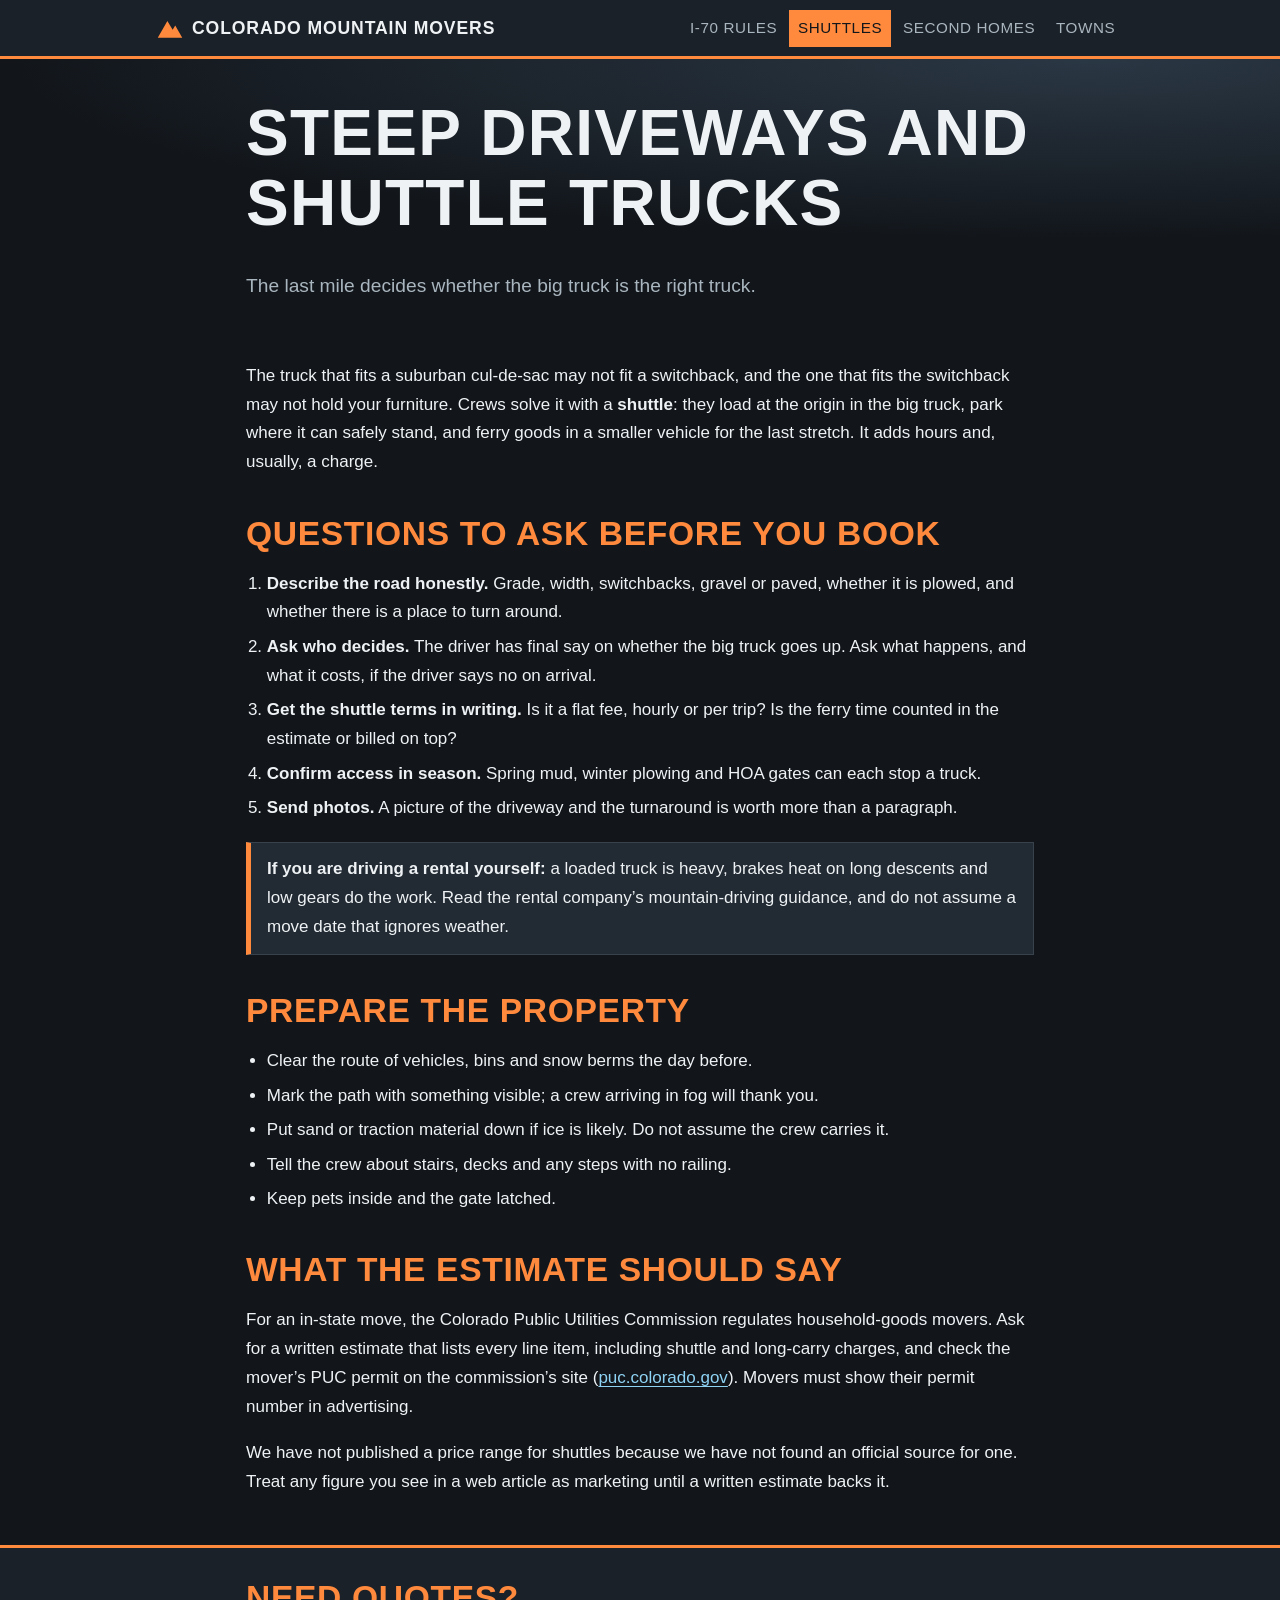
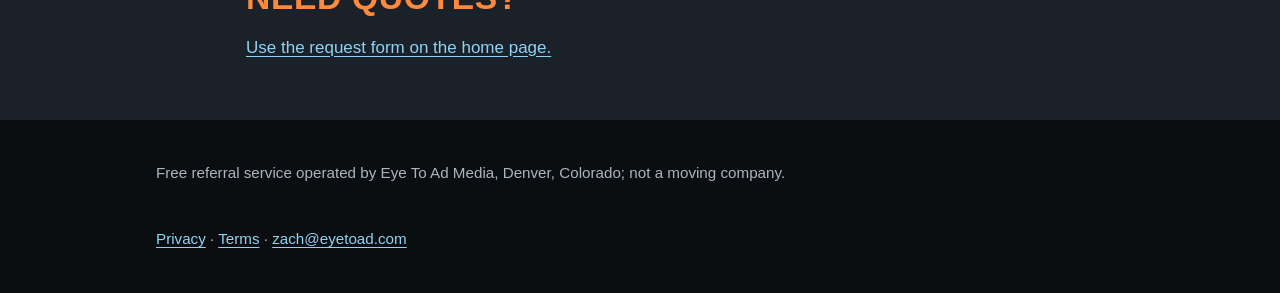
<file: shuttle-trucks-and-mountain-driveways/index.html>
<!doctype html>
<html lang="en">
<head>
<meta charset="utf-8">
<meta name="viewport" content="width=device-width,initial-scale=1">
<meta http-equiv="Content-Security-Policy" content="default-src 'self'; script-src 'self'; style-src 'self'; img-src 'self' data:; form-action 'none'; base-uri 'self'; object-src 'none'; upgrade-insecure-requests">
<meta name="referrer" content="strict-origin-when-cross-origin">
<title>Shuttle Trucks &amp; Steep Mountain Driveways: Moving in Colorado</title>
<meta name="description" content="How shuttle trucks work for steep, narrow or unpaved Colorado mountain driveways, what to ask a mover before booking, and how to prepare the property.">
<link rel="canonical" href="https://bestcoloradomovers.com/shuttle-trucks-and-mountain-driveways/">
<link rel="icon" href="/assets/icon.svg" type="image/svg+xml">
<link rel="stylesheet" href="/assets/site.css">
<meta property="og:type" content="website">
<meta property="og:title" content="Shuttle Trucks &amp; Steep Mountain Driveways: Moving in Colorado">
<meta property="og:description" content="How shuttle trucks work for steep, narrow or unpaved Colorado mountain driveways, what to ask a mover before booking, and how to prepare the property.">
<meta property="og:url" content="https://bestcoloradomovers.com/shuttle-trucks-and-mountain-driveways/">
<script type="application/ld+json">{"@context": "https://schema.org", "@graph": [{"@type": "WebSite", "@id": "https://bestcoloradomovers.com/#site", "url": "https://bestcoloradomovers.com/", "name": "Colorado Mountain Movers Field Notes", "publisher": {"@id": "https://bestcoloradomovers.com/#org"}}, {"@type": "Organization", "@id": "https://bestcoloradomovers.com/#org", "name": "Eye To Ad Media", "url": "https://bestcoloradomovers.com/", "areaServed": "Colorado"}, {"@type": "Article", "headline": "Shuttle trucks and mountain driveways", "description": "What to ask a mover about steep, narrow or unpaved access.", "mainEntityOfPage": "https://bestcoloradomovers.com/shuttle-trucks-and-mountain-driveways/", "author": {"@id": "https://bestcoloradomovers.com/#org"}, "publisher": {"@id": "https://bestcoloradomovers.com/#org"}, "dateModified": "2026-11-11"}]}</script>
</head>
<body>
<a class="skip" href="#main">Skip to content</a>
<header class="top"><div class="wrap">
<a class="logo" href="/"><svg width="28" height="28" viewBox="0 0 32 32" aria-hidden="true"><path d="M2 27L13 8l6 10 3-5 8 14z" fill="#ff8a3d"/></svg>Colorado Mountain Movers</a>
<nav aria-label="Main"><a href="/i-70-chain-law/">I-70 rules</a><a href="/shuttle-trucks-and-mountain-driveways/" aria-current="page">Shuttles</a><a href="/second-home-moves/">Second homes</a><a href="/mountain-town-moves/">Towns</a></nav>
</div></header>
<div class="hero"><div class="wrap"><h1>Steep driveways and shuttle trucks</h1><p class="lede">The last mile decides whether the big truck is the right truck.</p></div></div>
<main id="main" class="wrap">
<p>The truck that fits a suburban cul-de-sac may not fit a switchback, and the one that fits the switchback may not hold your furniture. Crews solve it with a <strong>shuttle</strong>: they load at the origin in the big truck, park where it can safely stand, and ferry goods in a smaller vehicle for the last stretch. It adds hours and, usually, a charge.</p>
<h2>Questions to ask before you book</h2>
<ol>
<li><strong>Describe the road honestly.</strong> Grade, width, switchbacks, gravel or paved, whether it is plowed, and whether there is a place to turn around.</li>
<li><strong>Ask who decides.</strong> The driver has final say on whether the big truck goes up. Ask what happens, and what it costs, if the driver says no on arrival.</li>
<li><strong>Get the shuttle terms in writing.</strong> Is it a flat fee, hourly or per trip? Is the ferry time counted in the estimate or billed on top?</li>
<li><strong>Confirm access in season.</strong> Spring mud, winter plowing and HOA gates can each stop a truck.</li>
<li><strong>Send photos.</strong> A picture of the driveway and the turnaround is worth more than a paragraph.</li>
</ol>
<div class="note warn"><strong>If you are driving a rental yourself:</strong> a loaded truck is heavy, brakes heat on long descents and low gears do the work. Read the rental company&rsquo;s mountain-driving guidance, and do not assume a move date that ignores weather.</div>
<h2>Prepare the property</h2>
<ul>
<li>Clear the route of vehicles, bins and snow berms the day before.</li>
<li>Mark the path with something visible; a crew arriving in fog will thank you.</li>
<li>Put sand or traction material down if ice is likely. Do not assume the crew carries it.</li>
<li>Tell the crew about stairs, decks and any steps with no railing.</li>
<li>Keep pets inside and the gate latched.</li>
</ul>
<h2>What the estimate should say</h2>
<p>For an in-state move, the Colorado Public Utilities Commission regulates household-goods movers. Ask for a written estimate that lists every line item, including shuttle and long-carry charges, and check the mover&rsquo;s PUC permit on the commission&rsquo;s site (<a href="https://puc.colorado.gov/" rel="nofollow noopener">puc.colorado.gov</a>). Movers must show their permit number in advertising.</p>
<p>We have not published a price range for shuttles because we have not found an official source for one. Treat any figure you see in a web article as marketing until a written estimate backs it.</p>
</main>
<section class="req"><div class="wrap"><h2>Need quotes?</h2><p><a href="/#quote">Use the request form on the home page.</a></p></div></section><footer><div class="wrap">
<p>Free referral service operated by Eye To Ad Media, Denver, Colorado; not a moving company.</p>
<p><a href="/privacy/">Privacy</a> &middot; <a href="/terms/">Terms</a> &middot; <a href="mailto:zach@eyetoad.com">zach@eyetoad.com</a></p>
</div></footer>
</body></html>
</file>
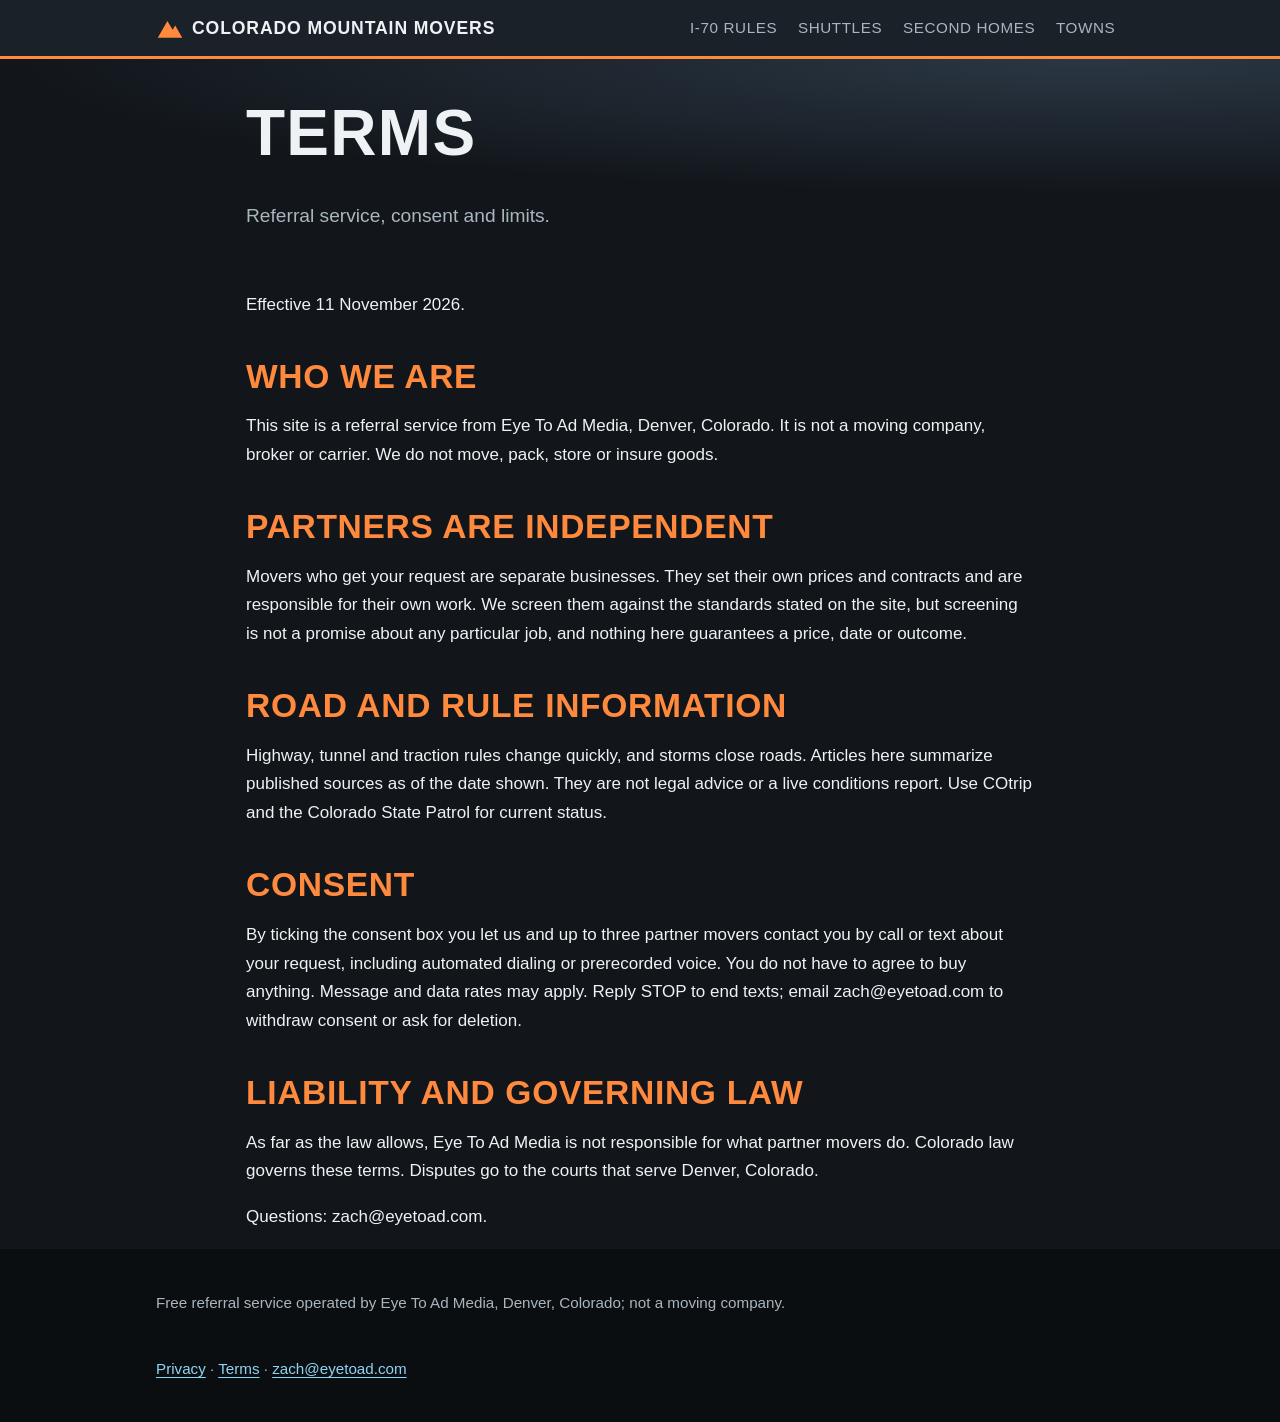
<file: terms/index.html>
<!doctype html>
<html lang="en">
<head>
<meta charset="utf-8">
<meta name="viewport" content="width=device-width,initial-scale=1">
<meta http-equiv="Content-Security-Policy" content="default-src 'self'; script-src 'self'; style-src 'self'; img-src 'self' data:; form-action 'none'; base-uri 'self'; object-src 'none'; upgrade-insecure-requests">
<meta name="referrer" content="strict-origin-when-cross-origin">
<title>Terms | Colorado Mountain Movers</title>
<meta name="description" content="Terms for Colorado Mountain Movers, a free referral service.">
<meta name="robots" content="noindex,follow">
<link rel="canonical" href="https://bestcoloradomovers.com/terms/">
<link rel="icon" href="/assets/icon.svg" type="image/svg+xml">
<link rel="stylesheet" href="/assets/site.css">
<meta property="og:type" content="website">
<meta property="og:title" content="Terms | Colorado Mountain Movers">
<meta property="og:description" content="Terms for Colorado Mountain Movers, a free referral service.">
<meta property="og:url" content="https://bestcoloradomovers.com/terms/">

</head>
<body>
<a class="skip" href="#main">Skip to content</a>
<header class="top"><div class="wrap">
<a class="logo" href="/"><svg width="28" height="28" viewBox="0 0 32 32" aria-hidden="true"><path d="M2 27L13 8l6 10 3-5 8 14z" fill="#ff8a3d"/></svg>Colorado Mountain Movers</a>
<nav aria-label="Main"><a href="/i-70-chain-law/">I-70 rules</a><a href="/shuttle-trucks-and-mountain-driveways/">Shuttles</a><a href="/second-home-moves/">Second homes</a><a href="/mountain-town-moves/">Towns</a></nav>
</div></header>
<div class="hero"><div class="wrap"><h1>Terms</h1><p class="lede">Referral service, consent and limits.</p></div></div>
<main id="main" class="wrap">
<p>Effective 11 November 2026.</p>
<h2>Who we are</h2>
<p>This site is a referral service from Eye To Ad Media, Denver, Colorado. It is not a moving company, broker or carrier. We do not move, pack, store or insure goods.</p>
<h2>Partners are independent</h2>
<p>Movers who get your request are separate businesses. They set their own prices and contracts and are responsible for their own work. We screen them against the standards stated on the site, but screening is not a promise about any particular job, and nothing here guarantees a price, date or outcome.</p>
<h2>Road and rule information</h2>
<p>Highway, tunnel and traction rules change quickly, and storms close roads. Articles here summarize published sources as of the date shown. They are not legal advice or a live conditions report. Use COtrip and the Colorado State Patrol for current status.</p>
<h2>Consent</h2>
<p>By ticking the consent box you let us and up to three partner movers contact you by call or text about your request, including automated dialing or prerecorded voice. You do not have to agree to buy anything. Message and data rates may apply. Reply STOP to end texts; email zach@eyetoad.com to withdraw consent or ask for deletion.</p>
<h2>Liability and governing law</h2>
<p>As far as the law allows, Eye To Ad Media is not responsible for what partner movers do. Colorado law governs these terms. Disputes go to the courts that serve Denver, Colorado.</p>
<p>Questions: zach@eyetoad.com.</p>
</main>
<footer><div class="wrap">
<p>Free referral service operated by Eye To Ad Media, Denver, Colorado; not a moving company.</p>
<p><a href="/privacy/">Privacy</a> &middot; <a href="/terms/">Terms</a> &middot; <a href="mailto:zach@eyetoad.com">zach@eyetoad.com</a></p>
</div></footer>
</body></html>
</file>
<file: assets/site.css>
:root{--bg:#12161b;--bg2:#1b2128;--panel:#222a33;--ink:#eef2f4;--mut:#aab6bf;--ember:#ff8a3d;--ember2:#ffb27d;--ice:#8fd3f4;--line:#37424d}
*{box-sizing:border-box}
html{-webkit-text-size-adjust:100%;scroll-behavior:smooth}
body{margin:0;background:var(--bg);color:var(--ink);font:1.0625rem/1.7 "Helvetica Neue",Arial,system-ui,sans-serif}
h1,h2,h3{font-family:"Arial Narrow","Roboto Condensed","Helvetica Neue",Arial,sans-serif;font-stretch:condensed;text-transform:uppercase;letter-spacing:.02em;line-height:1.1;margin:0 0 .5em}
h1{font-size:clamp(2.2rem,8vw,4rem)}
h2{font-size:clamp(1.5rem,5vw,2.1rem);color:var(--ember);margin-top:2.4rem}
h3{font-size:1.2rem;color:var(--ice)}
a{color:var(--ice);text-underline-offset:3px}
a:focus-visible,button:focus-visible,input:focus-visible,select:focus-visible,summary:focus-visible{outline:3px solid var(--ember);outline-offset:2px}
.skip{position:absolute;left:-999px;top:0;background:#fff;color:#000;padding:.6rem 1rem;z-index:9}
.skip:focus{left:0}
.wrap{max-width:820px;margin:0 auto;padding:0 16px}
.top{border-bottom:3px solid var(--ember);background:var(--bg2)}
.top .wrap{display:flex;flex-wrap:wrap;justify-content:space-between;align-items:center;gap:.3rem 1rem;padding-top:.6rem;padding-bottom:.6rem;max-width:1000px}
.logo{display:flex;align-items:center;gap:.5rem;color:var(--ink);text-decoration:none;font:700 1.1rem "Arial Narrow","Roboto Condensed",Arial,sans-serif;text-transform:uppercase;letter-spacing:.05em}
.top nav{display:flex;flex-wrap:wrap;gap:.1rem .2rem}
.top nav a{color:var(--mut);text-decoration:none;padding:.35rem .55rem;min-height:32px;display:inline-block;font-size:.95rem;text-transform:uppercase;letter-spacing:.04em}
.top nav a:hover,.top nav a[aria-current]{color:var(--bg);background:var(--ember)}
.hero{padding:2.4rem 0 1.4rem;background:radial-gradient(120% 90% at 85% 0,#2a3744 0,var(--bg) 70%)}
.hero p.lede{font-size:1.2rem;color:var(--mut);max-width:40rem}
.rule{border:0;border-top:1px solid var(--line);margin:2rem 0}
.stat{display:grid;grid-template-columns:1fr;gap:10px;margin:1.4rem 0}
.stat div{background:var(--panel);border-left:5px solid var(--ember);padding:12px 14px}
.stat b{display:block;font:700 1.9rem/1 "Arial Narrow","Roboto Condensed",Arial,sans-serif;color:var(--ember2)}
.stat span{font-size:.95rem;color:var(--mut)}
.src{font-size:.9rem;color:var(--mut)}
.note{background:var(--panel);border:1px solid var(--line);border-left:5px solid var(--ice);padding:12px 16px;margin:1.2rem 0}
.warn{border-left-color:var(--ember)}
ul,ol{padding-left:1.3rem}
li{margin:.35rem 0}
.tw{overflow-x:auto;margin:1rem 0}
table{border-collapse:collapse;width:100%;min-width:460px;background:var(--panel)}
th,td{border:1px solid var(--line);padding:9px 11px;text-align:left;vertical-align:top}
th{background:#2d3844;color:var(--ember2)}
caption{caption-side:bottom;text-align:left;font-size:.9rem;color:var(--mut);padding-top:.4rem}
details{background:var(--panel);border:1px solid var(--line);padding:.6rem 1rem;margin:.6rem 0}
summary{cursor:pointer;font-weight:700;min-height:28px}
.req{background:var(--bg2);border-top:3px solid var(--ember);margin-top:3rem;padding:2rem 0 2.5rem}
.req .wrap{max-width:820px}
.req h2{margin-top:0}
.grid{display:grid;grid-template-columns:1fr;gap:0 16px}
form label{display:block;font-weight:700;margin:.8rem 0 .2rem;font-size:.95rem;text-transform:uppercase;letter-spacing:.03em}
form input[type=text],form input[type=tel],form input[type=email],form input[type=month],form select{width:100%;font:inherit;padding:.6rem .7rem;border:2px solid #56636f;border-radius:2px;background:#0e1216;color:var(--ink);min-height:46px}
.opt{font-weight:400;text-transform:none;color:var(--mut)}
.hp{position:absolute;left:-5000px;height:0;overflow:hidden}
.consent{display:grid;grid-template-columns:auto 1fr;gap:10px;align-items:start;margin:1.1rem 0}
.consent input{width:22px;height:22px;margin-top:4px;accent-color:var(--ember)}
form label.ctext{font-weight:400;text-transform:none;letter-spacing:0;font-size:.88rem;line-height:1.5;margin:0;color:var(--mut)}
.cta{display:block;width:100%;background:var(--ember);color:#1a0f06;font:800 1.1rem "Arial Narrow",Arial,sans-serif;text-transform:uppercase;letter-spacing:.06em;border:0;padding:.9rem 1rem;min-height:50px;cursor:pointer}
.cta:hover{background:var(--ember2)}
.cta:disabled{opacity:.6}
.form-msg{margin:.6rem 0 0;min-height:1.2rem;font-weight:700}
.form-msg.bad{color:#ff9d9d}
#form-done{background:var(--panel);border-left:5px solid var(--ice);padding:14px}
.agree-dlg{border:2px solid var(--ember);max-width:min(30rem,92vw);padding:20px;background:var(--bg2);color:var(--ink)}
.agree-dlg::backdrop{background:#000b}
.agree-dlg li{margin:.4rem 0}
.agree-dlg .agree-actions{display:flex;gap:10px;flex-wrap:wrap;margin-top:1rem}
.agree-yes,.agree-no{font:inherit;font-weight:800;padding:.65rem 1rem;min-height:44px;cursor:pointer;text-transform:uppercase}
.agree-yes{background:var(--ember);color:#1a0f06;border:2px solid var(--ember)}
.agree-no{background:transparent;color:var(--ink);border:2px solid var(--mut)}
footer{background:#0b0e11;color:var(--mut);padding:1.6rem 0;font-size:.95rem}
footer .wrap{max-width:1000px;display:grid;gap:.6rem}
@media(min-width:700px){.stat{grid-template-columns:repeat(3,1fr)}.grid{grid-template-columns:1fr 1fr}.grid .full{grid-column:1/-1}}
</file>
